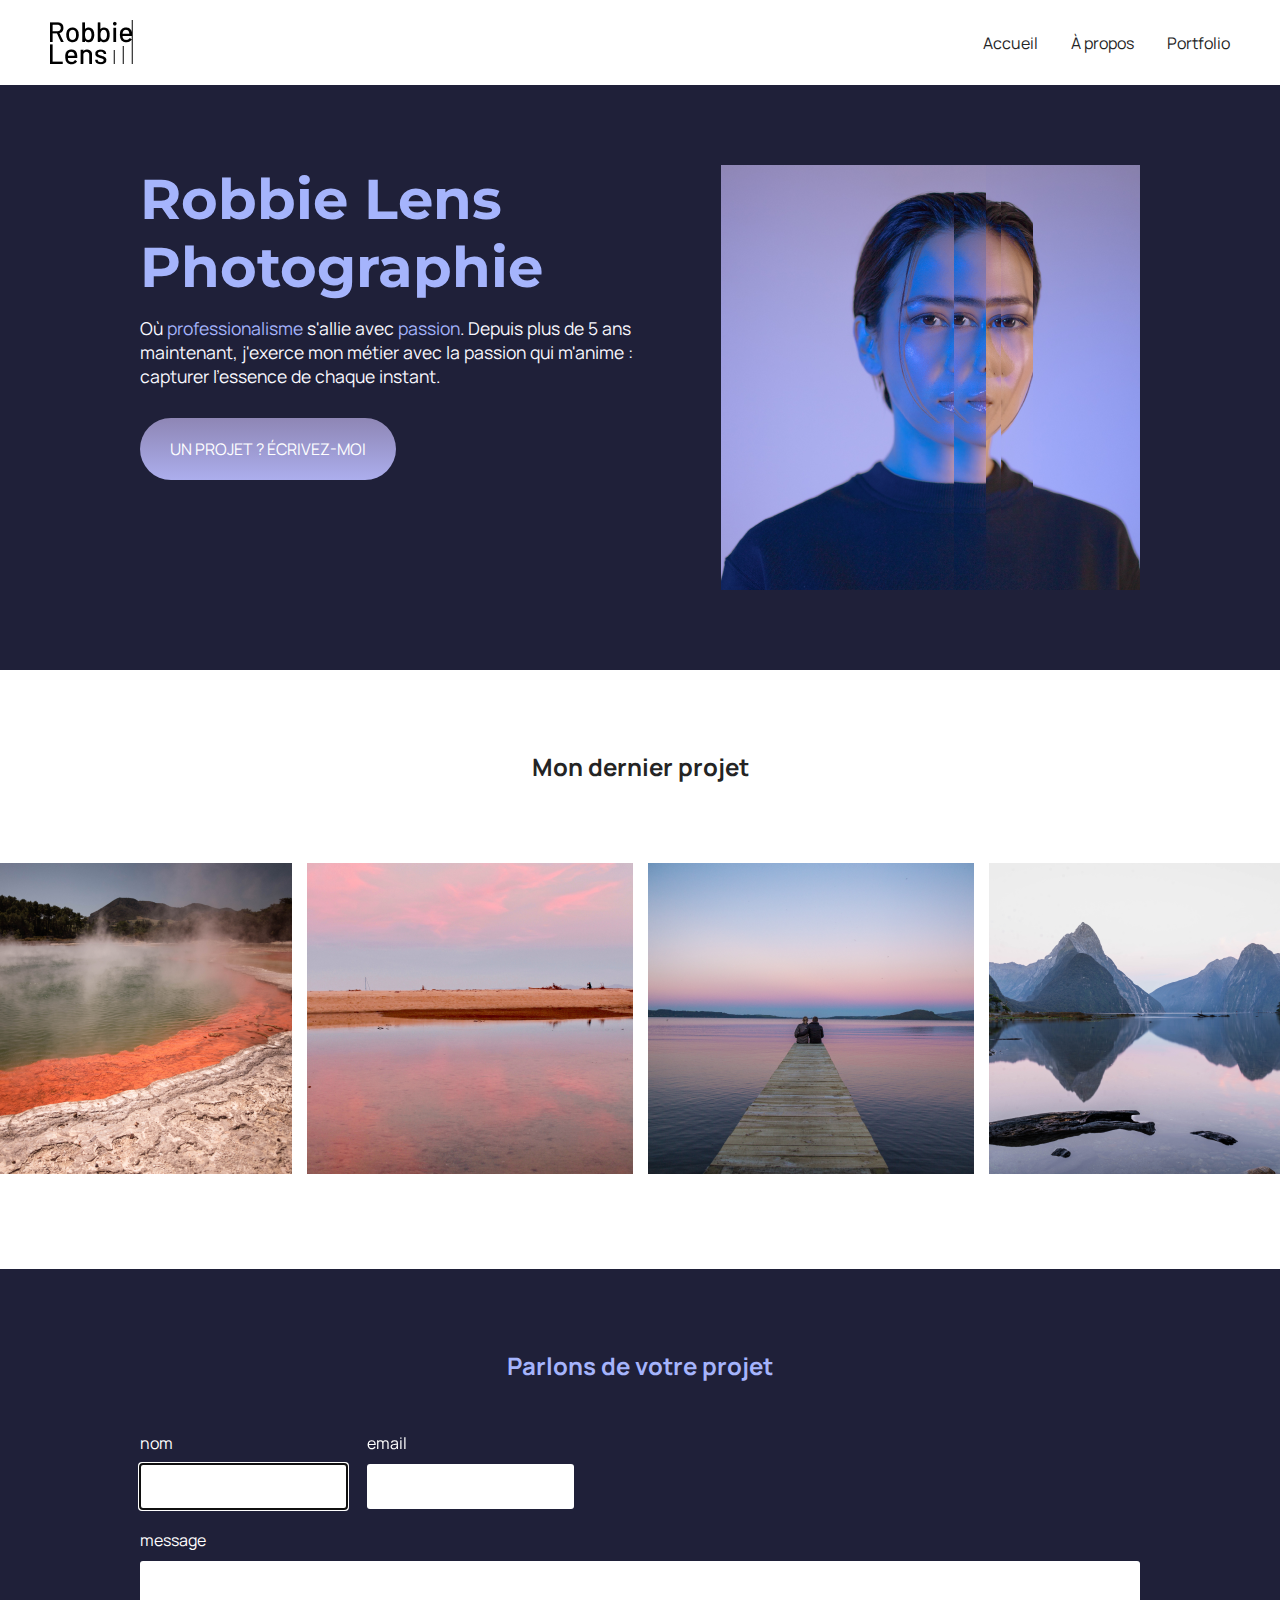
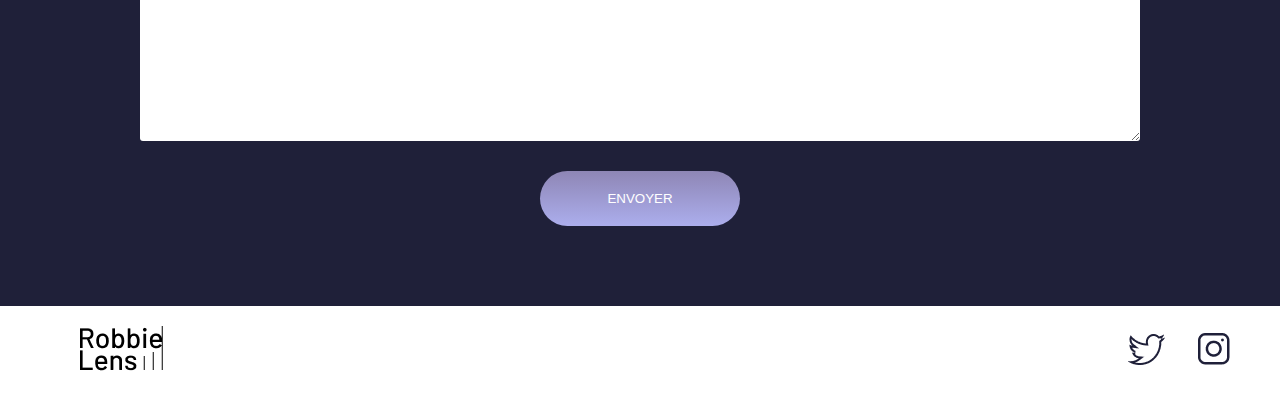
<file: open.html/index.html>
<!DOCTYPE html>
<html lang="fr">
  <head>
    <meta charset="utf-8" />
    <meta name="viewport" content="width=device-width, initial-scale=1.0" />
    <title>Accueil - Robbie Lens Photographie</title>
    <link href="style/style.css" rel="stylesheet" />
    <link rel="preconnect" href="https://fonts.googleapis.com" />
    <link rel="preconnect" href="https://fonts.gstatic.com" crossorigin />
    <link
      href="https://fonts.googleapis.com/css2?family=Manrope&family=Montserrat&display=swap"
      rel="stylesheet"
    />
  </head>

  <body>
    <header class="conteneur">
      <nav>
        <img src="images/logo.png" alt="Logo Robbie Lens" />
        <div class="conteneur-tete">
          <a href="index.html">Accueil</a>
          <a href="a_propos.html">À propos</a>
          <a href="portfolio.html">Portfolio</a>
        </div>
      </nav>
    </header>
    <main>
      <section class="accueil-introduction">
        <div>
          <h1>Robbie Lens Photographie</h1>
          <p>
            Où <em>professionalisme</em> s'allie avec <em>passion</em>. Depuis
            plus de 5 ans maintenant, j'exerce mon métier avec la passion qui
            m'anime : capturer l'essence de chaque instant.
          </p>
          <a href="#section-contact" class="cta">UN PROJET ? ÉCRIVEZ-MOI</a>
        </div>
        <img
          src="images/robbie-lens.png"
          alt="Portrait avec effet de la photographe Robbie Lens"
        />
      </section>
      <section class="accueil-photos">
        <h2>Mon dernier projet</h2>
        <div class="carre-photos">
          <img
            src="images/element-1.png"
            alt="Photo d'un paysage aquatique avec des reflets"
          />
          <img src="images/element-2.png" alt="Photo des sources chaudes" />
          <img src="images/element-3.png" alt="Photo du lac d'un désert" />
          <img
            src="images/element-4.png"
            alt="Photo d'une femme et d'un homme sur une plage"
          />
          <img src="images/element-5.png" alt="Photo du pole sud" />
          <img src="images/element-6.png" alt="Photo d'un lac magnifique" />
        </div>
      </section>
      <section id="section-contact">
        <h2>Parlons de votre projet</h2>
        <form action="https://getform.io/f/bxozxnva" method="post">
          <div class="nom-email">
            <div class="nom">
              <label for="name">nom</label>
              <input type="text" name="name" id="name" autofocus required />
            </div>
            <div class="email">
              <label for="email">email</label>
              <input type="email" name="email" id="email" required />
            </div>
          </div>
          <label for="message">message</label>
          <textarea name="message" id="message" rows="10"></textarea>

          <input type="submit" value="ENVOYER" class="cta" />
        </form>
      </section>
    </main>
    <footer>
      <a href="index.html" class="lien-icone">
        <img src="images/logo.png" alt="Logo Robbie Lens" />
      </a>
      <div>
        <a target="_blank" href="https://twitter.com/" class="lien-icone">
          <img src="images/twitter.png" alt="Logo Twitter" />
        </a>
        <a target="_blank" href="https://www.instagram.com/" class="lien-icone">
          <img src="images/instagram.png" alt="Logo Instagram" />
        </a>
      </div>
    </footer>
  </body>
</html>
</file>
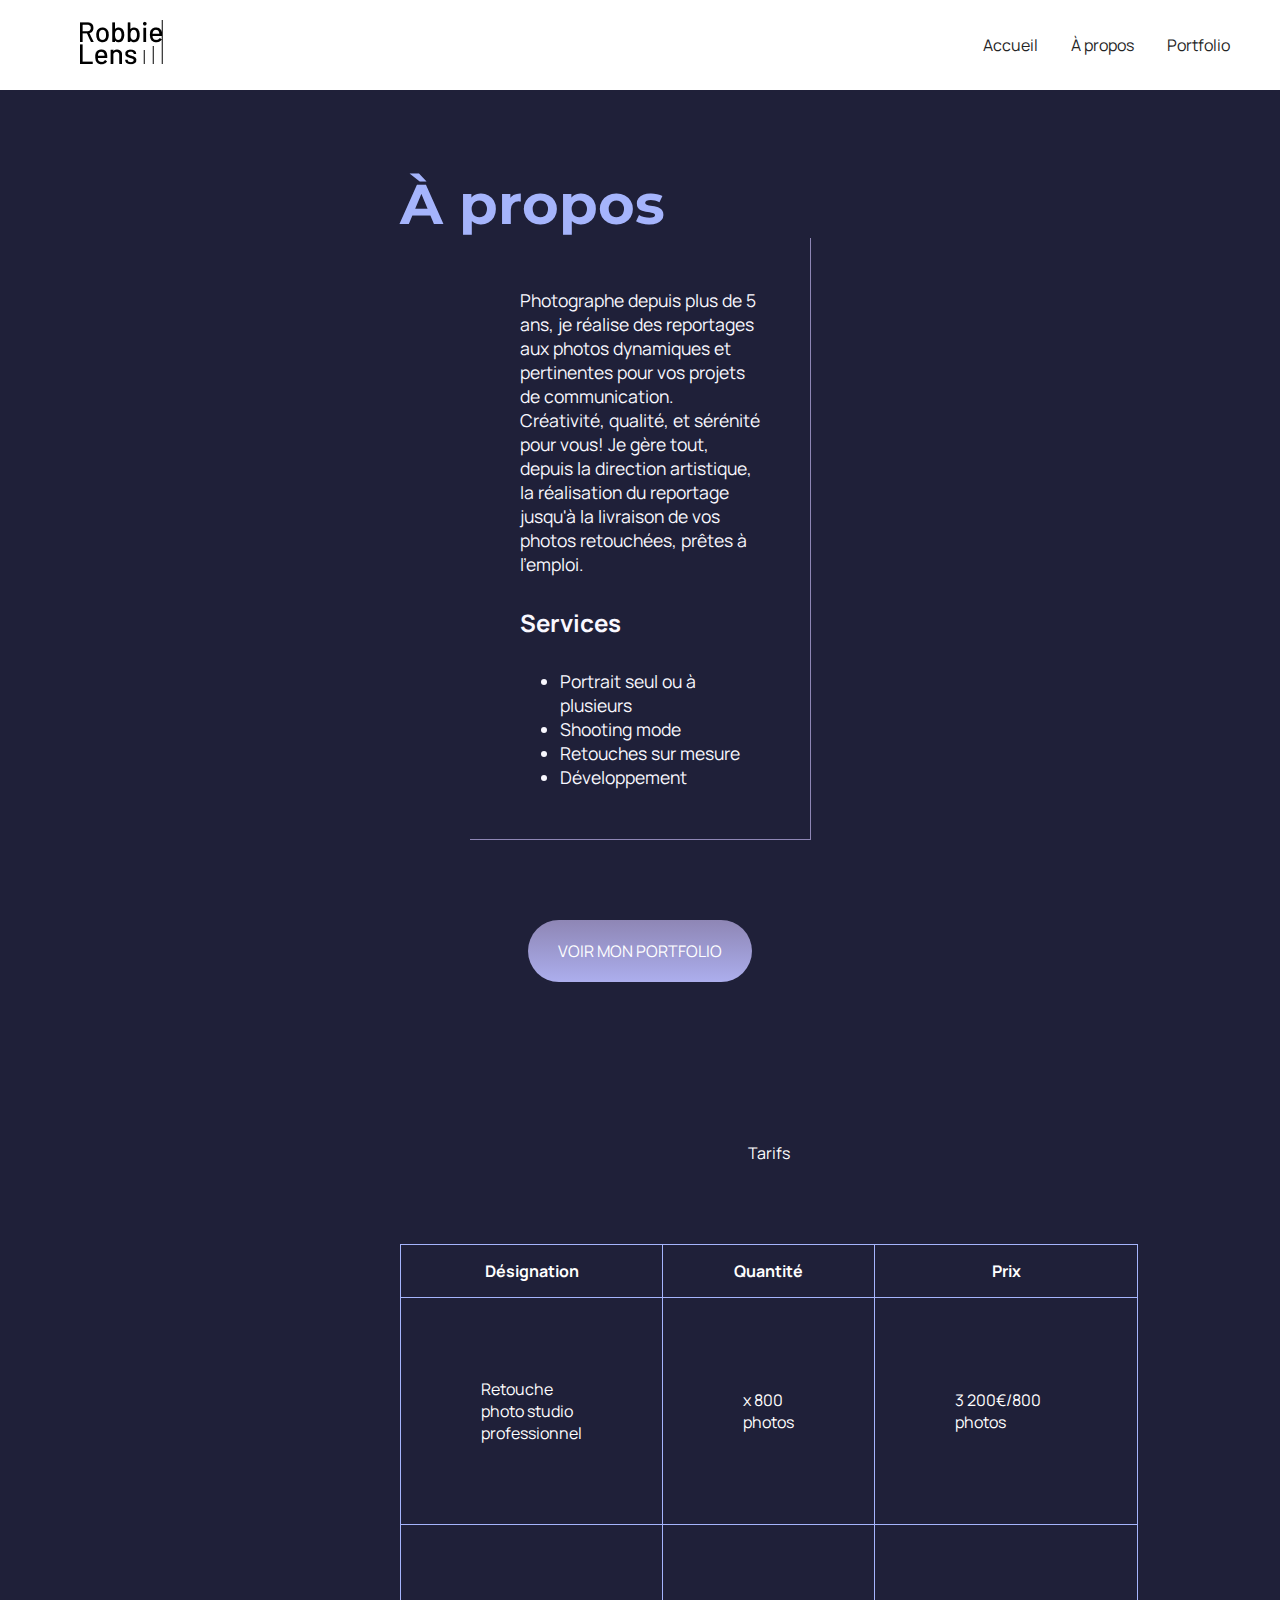
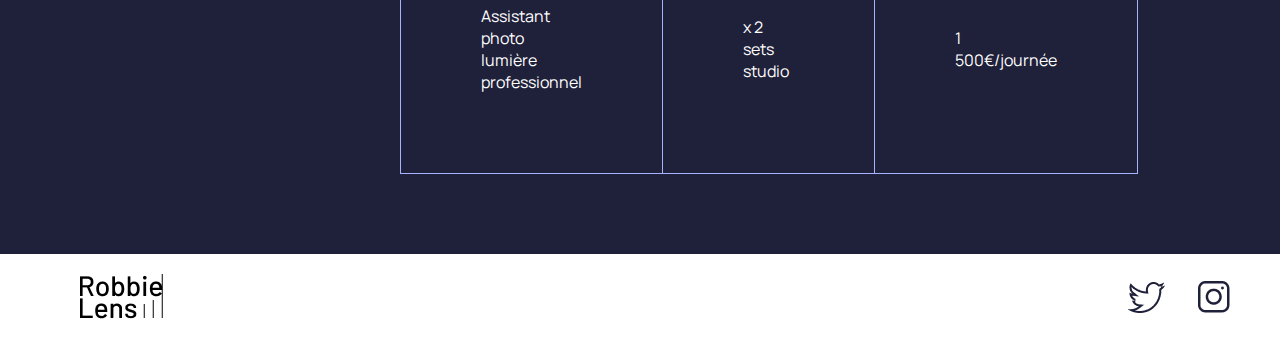
<file: open.html/a_propos.html>
<!DOCTYPE html>
<html lang="fr">
  <head>
    <meta charset="utf-8" />
    <meta name="viewport" content="width=device-width, initial-scale=1.0" />
    <title>À propos - Robbie Lens Photographie</title>
    <link href="style/style.css" rel="stylesheet" />
    <link rel="preconnect" href="https://fonts.googleapis.com" />
    <link rel="preconnect" href="https://fonts.gstatic.com" crossorigin />
    <link
      href="https://fonts.googleapis.com/css2?family=Manrope&family=Montserrat&display=swap"
      rel="stylesheet"
    />
  </head>

  <body>
    <header class="conteneur">
      <nav>
        <a href="index.html" class="lien-icone">
          <img src="images/logo.png" alt="Logo Robbie Lens" />
        </a>

        <div>
          <a href="index.html">Accueil</a>
          <a href="a_propos.html">À propos</a>
          <a href="portfolio.html">Portfolio</a>
        </div>
      </nav>
    </header>
    <main class="a-propos-main">
      <section>
        <h1>À propos</h1>
        <div class="carre-contenu">
          <p>
            Photographe depuis plus de 5 ans, je réalise des reportages aux
            photos dynamiques et pertinentes pour vos projets de communication.
            Créativité, qualité, et sérénité pour vous! Je gère tout, depuis la
            direction artistique, la réalisation du reportage jusqu'à la
            livraison de vos photos retouchées, prêtes à l'emploi.
          </p>
          <h2>Services</h2>
          <ul>
            <li>Portrait seul ou à plusieurs</li>
            <li>Shooting mode</li>
            <li>Retouches sur mesure</li>
            <li>Développement</li>
          </ul>
        </div>
        <div>
          <a href="portfolio.html" class="cta">VOIR MON PORTFOLIO</a>
        </div>
      </section>
      <section class="container">
        <table>
          <caption>
            Tarifs
          </caption>
          <tr>
            <th>Désignation</th>
            <th>Quantité</th>
            <th>Prix</th>
          </tr>
          <tr>
            <td>Retouche photo studio professionnel</td>
            <td>x 800 photos</td>
            <td>3 200€/800 photos</td>
          </tr>
          <tr>
            <td>Assistant photo lumière professionnel</td>
            <td>x 2 sets studio</td>
            <td>1 500€/journée</td>
          </tr>
        </table>
      </section>
    </main>
    <footer>
      <a href="index.html" class="lien-icone">
        <img src="images/logo.png" alt="Logo Robbie Lens" />
      </a>
      <div>
        <a target="_blank" href="https://twitter.com/" class="lien-icone">
          <img src="images/twitter.png " alt="Logo Twitter" />
        </a>
        <a target="_blank" href="https://www.instagram.com/" class="lien-icone">
          <img src="images/instagram.png" alt="Logo Instagram" />
        </a>
      </div>
    </footer>
  </body>
</html>
</file>
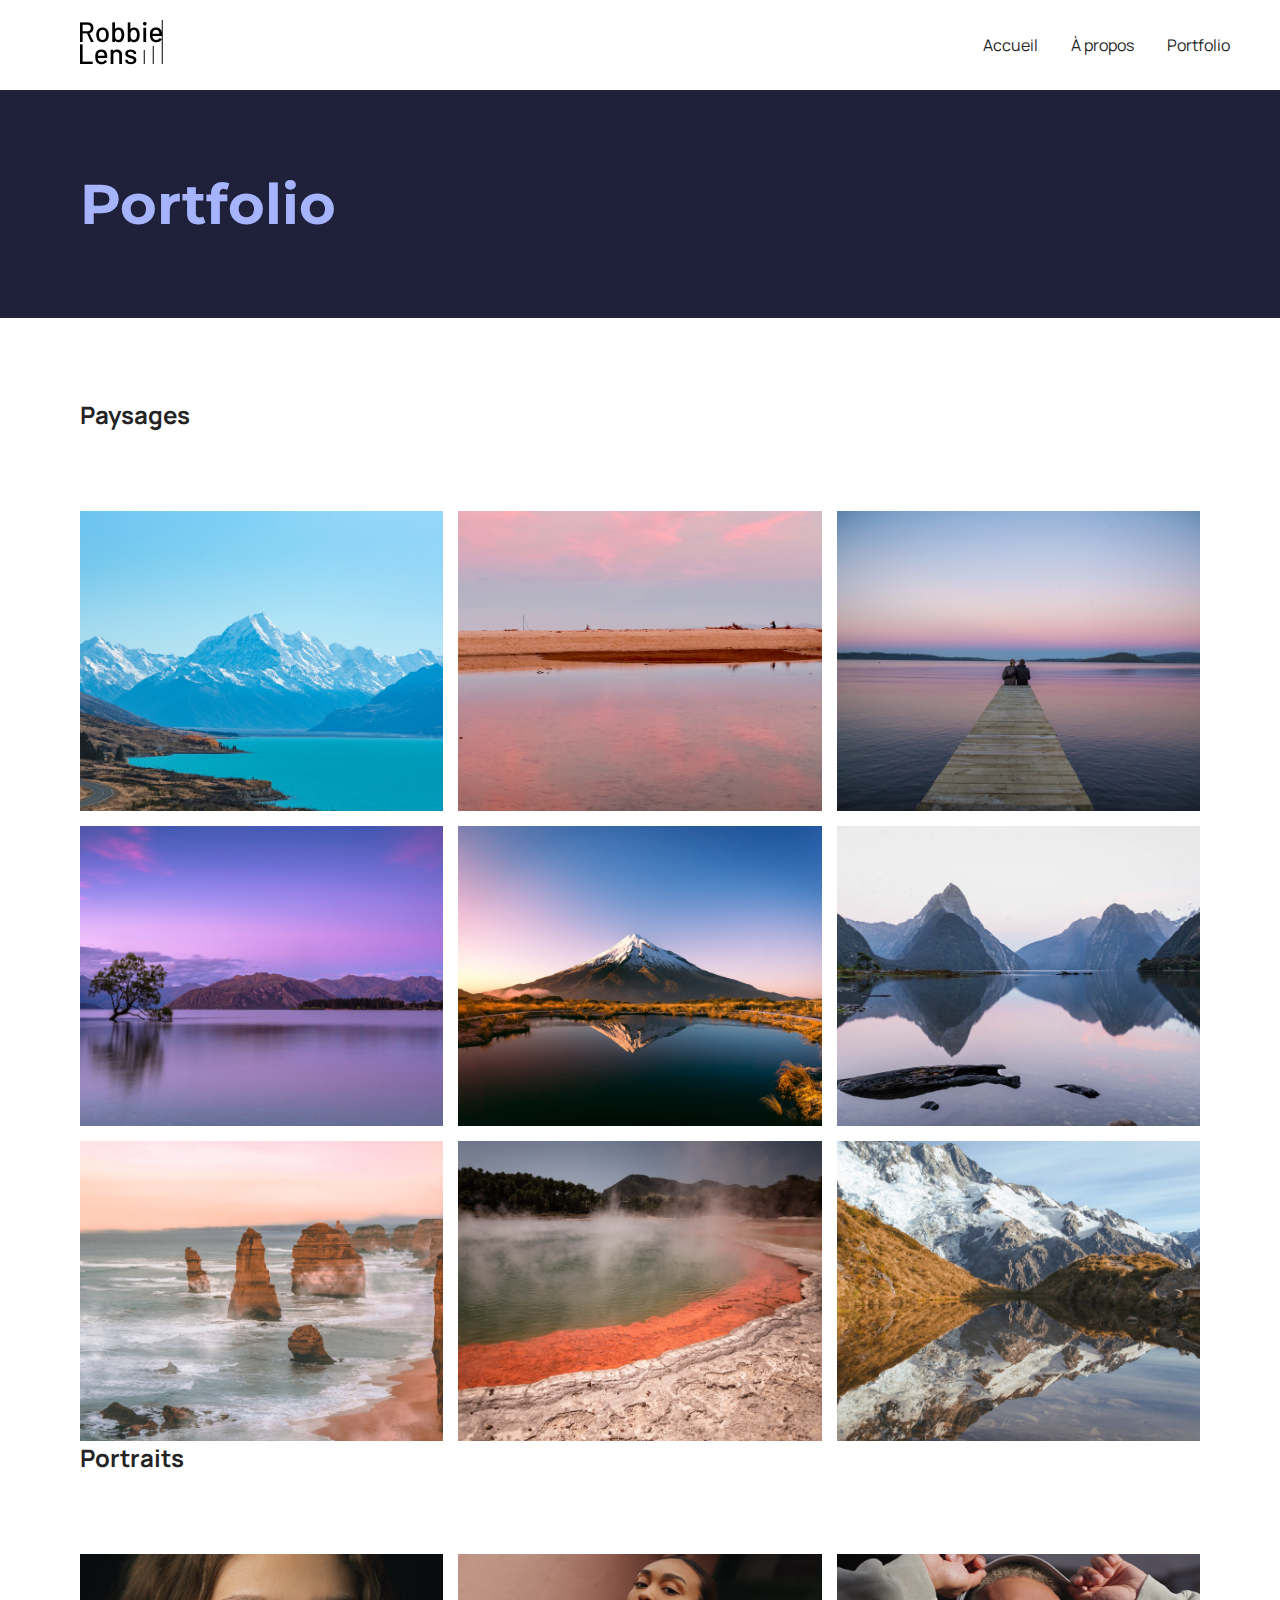
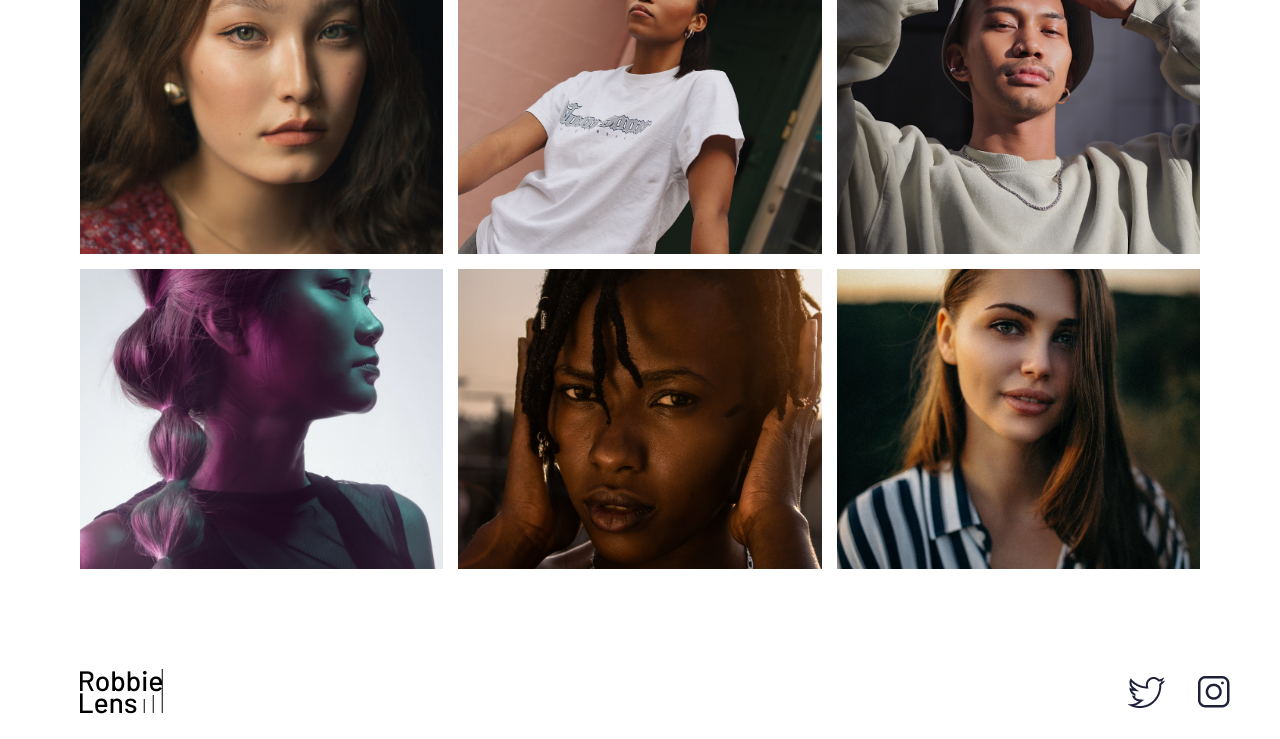
<file: open.html/portfolio.html>
<!DOCTYPE html>
<html lang="fr">

<head>
    <meta charset="utf-8" >
    <meta name="viewport" content="width=device-width, initial-scale=1.0">
    <title>Portfolio - Robbie Lens Photographie</title>
    <link href="style/style.css" rel="stylesheet" >
    <link rel="preconnect" href="https://fonts.googleapis.com">
    <link rel="preconnect" href="https://fonts.gstatic.com" crossorigin>
    <link href="https://fonts.googleapis.com/css2?family=Manrope&family=Montserrat&display=swap" rel="stylesheet">
</head>

<body>
    <header>
        <nav>
            <a href="index.html" class="lien-icone">
                <img src="images/logo.png" alt="Logo Robbie Lens" >
            </a>
            <div>
                <a href="index.html">Accueil</a>
                <a href="a_propos.html">À propos</a>
                <a href="portfolio.html">Portfolio</a>
            </div>
        </nav>
    </header>
    <main>
        <section>
            <h1>Portfolio</h1>
        </section>
        <section class="portfolio-section-photos">
            <h2>Paysages</h2>
            <div class="grid-paysages">
                <a href="portfolio/paysage1.jpg" class="lien-conteneur-photo">
                    <img src="portfolio/paysage1.jpg" alt="Paysage 1">
                    <div class="photo-hover">Voir la photo</div>
                </a>
                <a href="portfolio/paysage2.jpg" class="lien-conteneur-photo">
                    <img src="portfolio/paysage2.jpg" alt="Paysage 2">
                    <div class="photo-hover">Voir la photo</div>
                </a>
                <a href="portfolio/paysage3.jpg" class="lien-conteneur-photo">
                    <img src="portfolio/paysage3.jpg" alt="Paysage 3">
                    <div class="photo-hover">Voir la photo</div>
                </a>
                <a href="portfolio/paysage4.jpg" class="lien-conteneur-photo">
                    <img src="portfolio/paysage4.jpg" alt="Paysage 4">
                    <div class="photo-hover">Voir la photo</div>
                </a>
                <a href="portfolio/paysage5.jpg" class="lien-conteneur-photo">
                    <img src="portfolio/paysage5.jpg" alt="Paysage 5">
                    <div class="photo-hover">Voir la photo</div>
                </a>
                <a href="portfolio/paysage6.jpg" class="lien-conteneur-photo">
                    <img src="portfolio/paysage6.jpg" alt="Paysage 6">
                    <div class="photo-hover">Voir la photo</div>
                </a>
                <a href="portfolio/paysage7.jpg" class="lien-conteneur-photo">
                    <img src="portfolio/paysage7.jpg" alt="Paysage 7">
                    <div class="photo-hover">Voir la photo</div>
                </a>
                <a href="portfolio/paysage8.jpg" class="lien-conteneur-photo">
                    <img src="portfolio/paysage8.jpg" alt="Paysage 8">
                    <div class="photo-hover">Voir la photo</div>
                </a>
                <a href="portfolio/paysage9.jpg" class="lien-conteneur-photo">
                    <img src="portfolio/paysage9.jpg" alt="Paysage 9">
                    <div class="photo-hover">Voir la photo</div>
                </a>
            </div>
            <h2>Portraits</h2>
            <div class="grid-portraits">
                <a href="portfolio/portrait1.jpg" class="lien-conteneur-photo">
                    <img src="portfolio/portrait1.jpg" alt="Portrait 1">
                    <div class="photo-hover">Voir la photo</div>
                </a>
                <a href="portfolio/portrait2.jpg" class="lien-conteneur-photo">
                    <img src="portfolio/portrait2.jpg" alt="Portrait 2">
                    <div class="photo-hover">Voir la photo</div>
                </a>
                <a href="portfolio/portrait3.jpg" class="lien-conteneur-photo">
                    <img src="portfolio/portrait3.jpg" alt="Portrait 3">
                    <div class="photo-hover">Voir la photo</div>    
                </a>
                <a href="portfolio/portrait4.jpg" class="lien-conteneur-photo">
                    <img src="portfolio/portrait4.jpg" alt="Portrait 4">
                    <div class="photo-hover">Voir la photo</div>
                </a>
                <a href="portfolio/portrait5.jpg" class="lien-conteneur-photo">
                    <img src="portfolio/portrait5.jpg" alt="Portrait 5">
                    <div class="photo-hover">Voir la photo</div>        
                </a>
                <a href="portfolio/portrait6.jpg" class="lien-conteneur-photo">
                    <img src="portfolio/portrait6.jpg" alt="Portrait 6">
                    <div class="photo-hover">Voir la photo</div>
                </a>
            </div>
        </section>
    </main>
    <footer>
        <a href="index.html" class="lien-icone">
            <img src="images/logo.png" alt="Logo Robbie Lens" >
        </a>
        <div>
            <a target="_blank" href="https://twitter.com/" class="lien-icone">
                <img src="images/twitter.png" alt="Logo Twitter" >
            </a>
            <a target="_blank" href="https://www.instagram.com/" class="lien-icone">
                <img src="images/instagram.png" alt="Logo Instagram" >
            </a>
        </div>
    </footer>
</body>

</html>
</file>
<file: open.html/style/style.css>
* {
  margin: 0;
}

body {
  font-family: "Manrope", sans-serif;
  font-size: 1em;
  background-color: #1f2039;
}

a {
  color: #242424;
  text-decoration: none;
}

em {
  color: #a5b4fc;
  font-style: normal;
}

h1 {
  font-size: 3.5em;
  color: #a5b4fc;
  font-family: "Montserrat", sans-serif;
}

h2 {
  color: #f9f8ff;
}

p,
li {
  font-size: 1.1em;
  color: #f9f8ff;
}

header,
footer {
  background-color: white;
  padding: 20px 50px;
}

footer {
  background-color: white;
}

.cta {
  display: inline-block;
  background: linear-gradient(#8e86b5, #acaeed);
  color: white;
  border-radius: 50px;
  padding: 20px 30px;
}

a:hover {
  text-decoration: underline;
}

.cta:hover {
  background: linear-gradient(#696484, #8788ba);
  text-decoration: none;
}

.lien-icone {
  margin-left: 30px;
}

.lien-icone:hover {
  opacity: 0.5;
}

section {
  padding: 80px;
}

footer,
nav {
  display: flex;
  flex-direction: row;
  align-items: center;
  justify-content: space-between;
}

nav a {
  margin-left: 30px;
}

/* Styles spécifiques à la page index */
.accueil-photos {
  background-color: white;
  padding: 80px;
}

.accueil-photos h2 {
  color: #242424;
  text-align: center;
  margin-bottom: 80px;
}

.accueil-photos div {
  display: flex;
  flex-direction: row;
  gap: 15px;
  justify-content: center;
  margin-bottom: 15px;
}

.accueil-introduction {
  display: flex;
  flex-direction: row;
  max-width: 1000px;
  align-items: flex-start;
  margin: auto;
}

.accueil-introduction h1 {
  margin-bottom: 15px;
}

.accueil-introduction p {
  margin-bottom: 30px;
}

.accueil-introduction div {
  padding-right: 80px;
}

#section-contact h2 {
  color: #a5b4fc;
  text-align: center;
  margin-bottom: 50px;
}

form {
  display: flex;
  flex-direction: column;
  max-width: 1000px;
  margin: auto;
  color: white;
}

.nom-email {
  display: flex;
  flex-direction: row;
  gap: 20px;
}

textarea,
input {
  padding: 15px;
  border-radius: 3px;
  border: none;
}

label {
  margin-bottom: 10px;
}

.nom,
.email {
  display: flex;
  flex-direction: column;
  margin-bottom: 20px;
}

input[type="submit"] {
  width: 200px;
  margin: auto;
  margin-top: 30px;
}

/* Styles spécifiques à la page à propos */
.carre-contenu {
  border-right: 1px solid #8e86b5;
  border-bottom: 1px solid #8e86b5;
  padding: 50px;
  width: 50%;
  margin: auto;
  margin-bottom: 80px;
}

.carre-contenu h2 {
  margin-top: 30px;
}

.carre-contenu ul {
  margin-top: 30px;
}

.carre-contenu + div {
  text-align: center;
}

.a-propos-main {
  width: 50%;
  margin: auto;
}

td,
th {
  border: 1px solid #a5b4fc;
  padding: 15px;
}

table {
  color: white;
  border-collapse: collapse;
  align-items: center;
  width: 100%;
}

caption {
  padding-bottom: 80px;
}

td {
  padding: 80px;
}

/* Styles spécifiques à la page portfolio */
.portfolio-section-photos {
  background-color: white;
}

.portfolio-section-photos h2 {
  color: #242424;
  margin-bottom: 80px;
}

.grid-paysages {
  display: grid;
  grid-template-columns: 1fr 1fr 1fr;
  grid-template-rows: 300px 300px 300px;
  gap: 15px;
}

.grid-portraits {
  display: grid;
  grid-template-columns: 1fr 1fr 1fr;
  grid-template-rows: 300px 300px;
  gap: 15px;
}

.grid-paysages img,
.grid-portraits img {
  width: 100%;
  height: 100%;
  object-fit: cover;
}

.lien-conteneur-photo {
  position: relative;
}

.photo-hover {
  position: absolute;
  top: 0;
  left: 0;
  right: 0;
  bottom: 0;
  display: flex;
  align-items: center;
  justify-content: center;
  font-size: 1.5em;
  color: white;
  background-color: rgba(0, 0, 0, 0.7);
  display: none;
}

.lien-conteneur-photo:hover .photo-hover {
  display: flex;
}

/* Media queries */
@media screen and (max-width: 996px) {
  header nav {
    flex-direction: column;
    align-items: center;
    justify-content: center;
  }

  header nav img {
    margin-bottom: 20px;
  }

  header,
  footer {
    padding: 20px 20px;
  }

  h1 {
    font-size: 2em;
  }

  section {
    padding: 50px 20px 50px 20px;
  }

  nav a {
    margin-left: 10px;
    margin-right: 10px;
  }

  table {
    display: none;
  }
}
</file>
